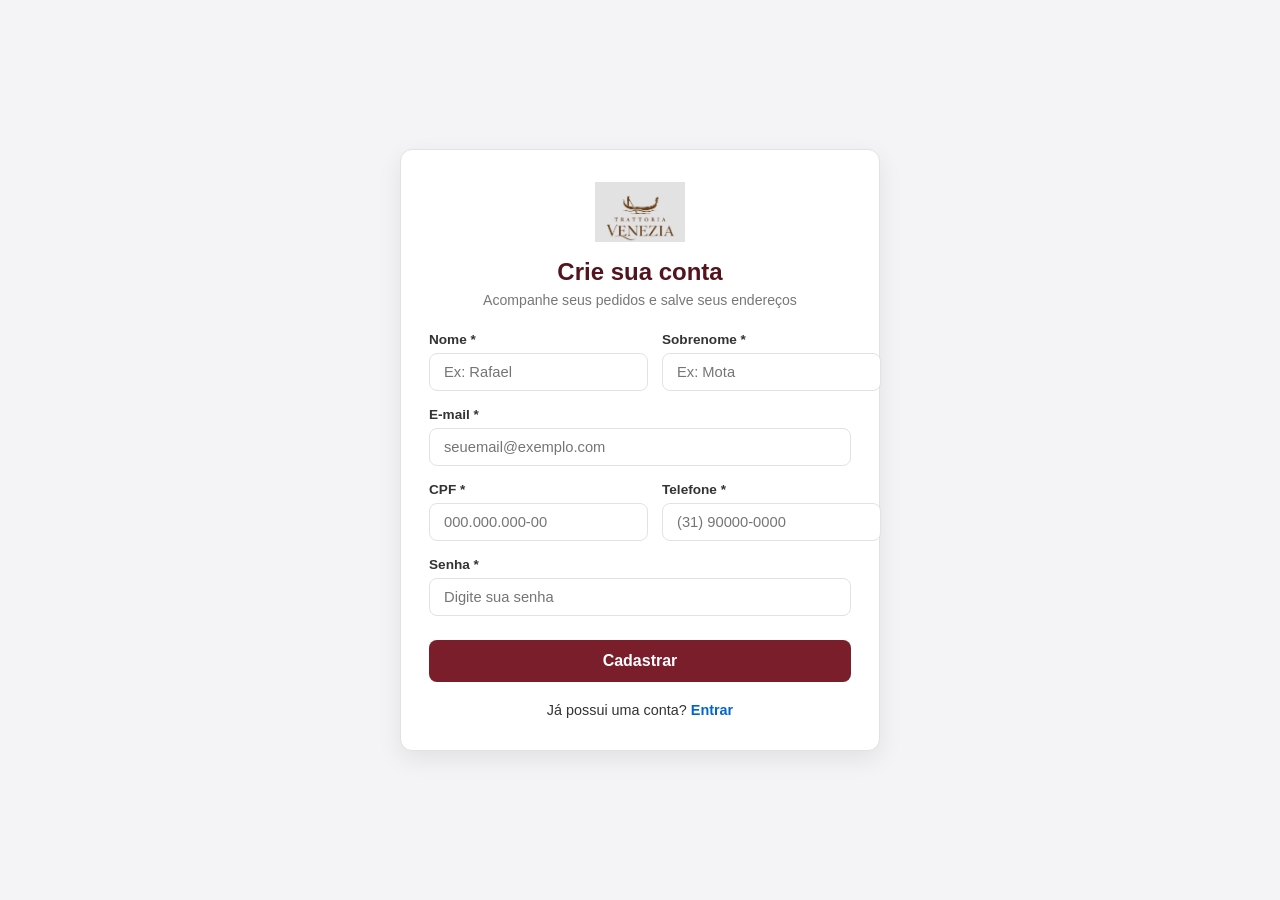
<file: cadastro.html>
<!DOCTYPE html>
<html lang="pt-BR">
<head>
    <meta charset="UTF-8">
    <meta name="viewport" content="width=device-width, initial-scale=1.0">
    <title>Cadastro - Trattoria Venezia</title>
    <link rel="stylesheet" href="style.css">
    <link rel="stylesheet" href="auth.css">
    <link rel="stylesheet" href="https://cdnjs.cloudflare.com/ajax/libs/font-awesome/6.4.0/css/all.min.css">
</head>
<body class="auth-body">

    <div class="auth-card">
        <div class="auth-header">
            <a href="index.html">
                <img src="logo-delivery.png" alt="Trattoria Venezia" class="auth-logo">
            </a>
            <h2>Crie sua conta</h2>
            <p>Acompanhe seus pedidos e salve seus endereços</p>
        </div>

        <div id="authAlert" class="auth-alert hidden"></div>

        <form id="cadastroForm" class="auth-form">
            <div class="form-row">
                <div class="form-group">
                    <label for="nome">Nome *</label>
                    <input type="text" id="nome" required placeholder="Ex: Rafael">
                </div>
                <div class="form-group">
                    <label for="sobrenome">Sobrenome *</label>
                    <input type="text" id="sobrenome" required placeholder="Ex: Mota">
                </div>
            </div>

            <div class="form-group">
                <label for="email">E-mail *</label>
                <input type="email" id="email" required placeholder="seuemail@exemplo.com">
            </div>

            <div class="form-row">
                <div class="form-group">
                    <label for="cpf">CPF *</label>
                    <input type="text" id="cpf" required placeholder="000.000.000-00" maxlength="14">
                </div>
                <div class="form-group">
                    <label for="telefone">Telefone *</label>
                    <input type="tel" id="telefone" required placeholder="(31) 90000-0000" maxlength="15">
                </div>
            </div>

            <div class="form-group">
                <label for="senha">Senha *</label>
                <input type="password" id="senha" required placeholder="Digite sua senha">
            </div>

            <button type="submit" class="btn-auth-submit">Cadastrar</button>
        </form>

        <div class="auth-footer">
            <p>Já possui uma conta? <a href="login.html" class="auth-link-blue">Entrar</a></p>
        </div>
    </div>

    <script src="auth.js"></script>
</body>
</html>
</file>
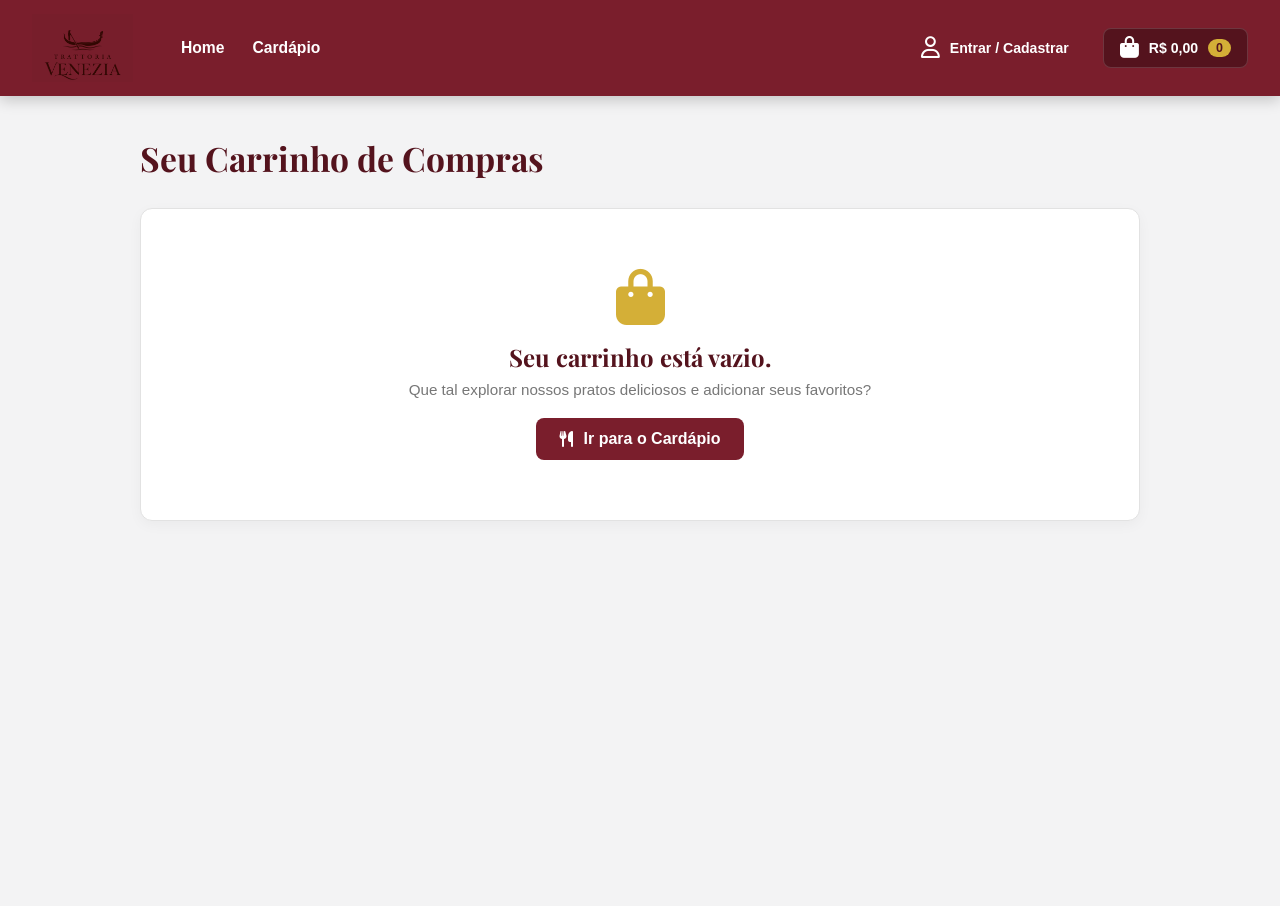
<file: carrinho.html>
<!DOCTYPE html>
<html lang="pt-BR">
<head>
    <meta charset="UTF-8">
    <meta name="viewport" content="width=device-width, initial-scale=1.0">
    <title>Meu Carrinho - Trattoria Venezia</title>
    <link rel="stylesheet" href="style.css">
    <link rel="stylesheet" href="carrinho.css">
    <link rel="stylesheet" href="address.css">
    <link rel="stylesheet" href="https://cdnjs.cloudflare.com/ajax/libs/font-awesome/6.4.0/css/all.min.css">
    <link rel="preconnect" href="https://fonts.googleapis.com">
    <link rel="preconnect" href="https://fonts.gstatic.com" crossorigin>
    <link href="https://fonts.googleapis.com/css2?family=Playfair+Display:ital,wght@0,600;0,700;1,400&display=swap" rel="stylesheet">
</head>
<body>

    <!-- CABEÇALHO PADRÃO -->
    <header class="main-header">
        <div class="header-container">
            <div class="header-logo">
                <a href="index.html">
                    <img src="logo-delivery.png" alt="Trattoria Venezia">
                </a>
            </div>

            <nav class="header-nav">
                <ul>
                    <li><a href="index.html" class="nav-link">Home</a></li>
                    <li><a href="index.html#cardapio" class="nav-link">Cardápio</a></li>
                </ul>
            </nav>

            <div class="header-actions">
                <button class="header-btn" id="userMenuBtn">
                    <i class="fa-regular fa-user"></i>
                    <span class="user-btn-text" id="userBtnLabel">Entrar / Cadastrar</span>
                </button>

                <a href="carrinho.html" class="header-btn cart-btn" style="text-decoration: none;">
                    <div class="cart-info">
                        <i class="fa-solid fa-bag-shopping"></i>
                        <span class="cart-total" id="headerCartTotal">R$ 0,00</span>
                        <span class="cart-badge" id="cartBadge">0</span>
                    </div>
                </a>
            </div>
        </div>
    </header>

    <!-- CONTAINER PRINCIPAL DO CARRINHO -->
    <main class="cart-page-container">
        <div class="cart-content-wrapper">
            <h1 class="cart-page-title">Seu Carrinho de Compras</h1>

            <!-- ESTADO CARRINHO VAZIO -->
            <div id="cartEmptyState" class="cart-empty-card hidden">
                <i class="fa-solid fa-bag-shopping empty-cart-icon"></i>
                <h2>Seu carrinho está vazio.</h2>
                <p>Que tal explorar nossos pratos deliciosos e adicionar seus favoritos?</p>
                <a href="index.html#cardapio" class="btn-continue-shopping mt-16">
                    <i class="fa-solid fa-utensils"></i> Ir para o Cardápio
                </a>
            </div>

            <!-- ESTADO CARRINHO COM ITENS -->
            <div id="cartFilledState" class="cart-filled-layout hidden">
                <div class="cart-items-list" id="cartItemsList">
                    <!-- Os itens serão renderizados via JS -->
                </div>

                <div class="cart-summary-card">
                    <h3 class="summary-title">Resumo do Pedido</h3>
                    
                    <div class="summary-row">
                        <span>Subtotal</span>
                        <span id="cartSubtotalText">R$ 0,00</span>
                    </div>
                    <div class="summary-row total-row">
                        <span>Total</span>
                        <span id="cartTotalText">R$ 0,00</span>
                    </div>

                    <div class="cart-actions-footer">
                        <a href="index.html#cardapio" class="btn-cart-secondary">
                            <i class="fa-solid fa-arrow-left"></i> Continuar Comprando
                        </a>
                        <button type="button" id="btnCheckout" class="btn-cart-primary">
                            Continuar para Compra <i class="fa-solid fa-arrow-right"></i>
                        </button>
                    </div>
                </div>
            </div>
        </div>
    </main>
<!-- MODAL DE SELEÇÃO E CADASTRO DE ENDEREÇOS -->
<div id="addressModal" class="address-modal-overlay hidden">
    <div class="address-modal-card">
        <div class="address-modal-header">
            <h3><i class="fa-solid fa-location-dot" style="color: var(--accent-gold);"></i> Onde você quer receber seu pedido?</h3>
            <button type="button" id="closeAddressModalBtn" class="address-modal-close" title="Fechar">&times;</button>
        </div>

        <div class="address-modal-body">
            <div id="addressAlert" class="address-alert hidden"></div>

            <!-- VISÃO 1: LISTA DE ENDEREÇOS CADASTRADOS -->
            <div id="addressListView" class="address-view">
                <p class="address-guide-text">Selecione o endereço de entrega para este pedido:</p>
                <div id="addressListContainer" class="address-list">
                    <!-- Cards dinâmicos via JS -->
                </div>
                <button type="button" id="btnAddNewAddress" class="btn-address-secondary">
                    <i class="fa-solid fa-plus"></i> Adicionar novo endereço
                </button>
            </div>

            <!-- VISÃO 2: FORMULÁRIO DE CADASTRO/EDIÇÃO DE ENDEREÇO -->
            <div id="addressFormView" class="address-view hidden">
                <p class="address-guide-text" id="addressFormTitle">Informe seu endereço de entrega para encontrarmos a melhor forma de levar nossos pratos até você.</p>
                
                <form id="addressForm" class="address-form">
                    <input type="hidden" id="addrApelido" value="Minha casa">

                    <div class="address-form-group">
                        <label>Identificar endereço como:</label>
                        <div class="address-alias-options">
                            <button type="button" class="alias-chip selected" data-alias="Minha casa">Casa</button>
                            <button type="button" class="alias-chip" data-alias="Trabalho">Trabalho</button>
                            <button type="button" class="alias-chip" data-alias="Outro">Outro</button>
                        </div>
                    </div>

                    <div class="address-form-row">
                        <div class="address-form-group" style="flex: 0.4;">
                            <label for="addrCep">CEP *</label>
                            <input type="text" id="addrCep" required placeholder="00000-000" maxlength="9">
                        </div>
                        <div class="address-form-group" style="flex: 0.6;">
                            <label for="addrRua">Rua / Logradouro *</label>
                            <input type="text" id="addrRua" required placeholder="Ex: Av. Afonso Pena">
                        </div>
                    </div>

                    <div class="address-form-row">
                        <div class="address-form-group" style="flex: 0.35;">
                            <label for="addrNumero">Número *</label>
                            <input type="text" id="addrNumero" required placeholder="Ex: 120">
                        </div>
                        <div class="address-form-group" style="flex: 0.65;">
                            <label for="addrComplemento">Complemento</label>
                            <input type="text" id="addrComplemento" placeholder="Apt 302, Bloco B">
                        </div>
                    </div>

                    <div class="address-form-row">
                        <div class="address-form-group">
                            <label for="addrBairro">Bairro *</label>
                            <input type="text" id="addrBairro" required placeholder="Ex: Centro">
                        </div>
                    </div>

                    <div class="address-form-row">
                        <div class="address-form-group" style="flex: 0.7;">
                            <label for="addrCidade">Cidade *</label>
                            <input type="text" id="addrCidade" required placeholder="Ex: Belo Horizonte">
                        </div>
                        <div class="address-form-group" style="flex: 0.3;">
                            <label for="addrUF">UF *</label>
                            <input type="text" id="addrUF" required placeholder="MG" maxlength="2" style="text-transform: uppercase;">
                        </div>
                    </div>

                    <div class="address-form-group">
                        <label for="addrReferencia">Ponto de referência</label>
                        <input type="text" id="addrReferencia" placeholder="Ex: Próximo à praça principal">
                    </div>

                    <button type="submit" class="btn-address-submit">Salvar endereço</button>
                    <button type="button" id="btnBackToAddressList" class="btn-address-secondary" style="margin-top: 4px;">Voltar para lista</button>
                </form>
            </div>
        </div>
    </div>
</div>
    <script src="script.js"></script>
    <script src="carrinho.js"></script>
    <script src="address.js"></script>
</body>
</html>
</file>
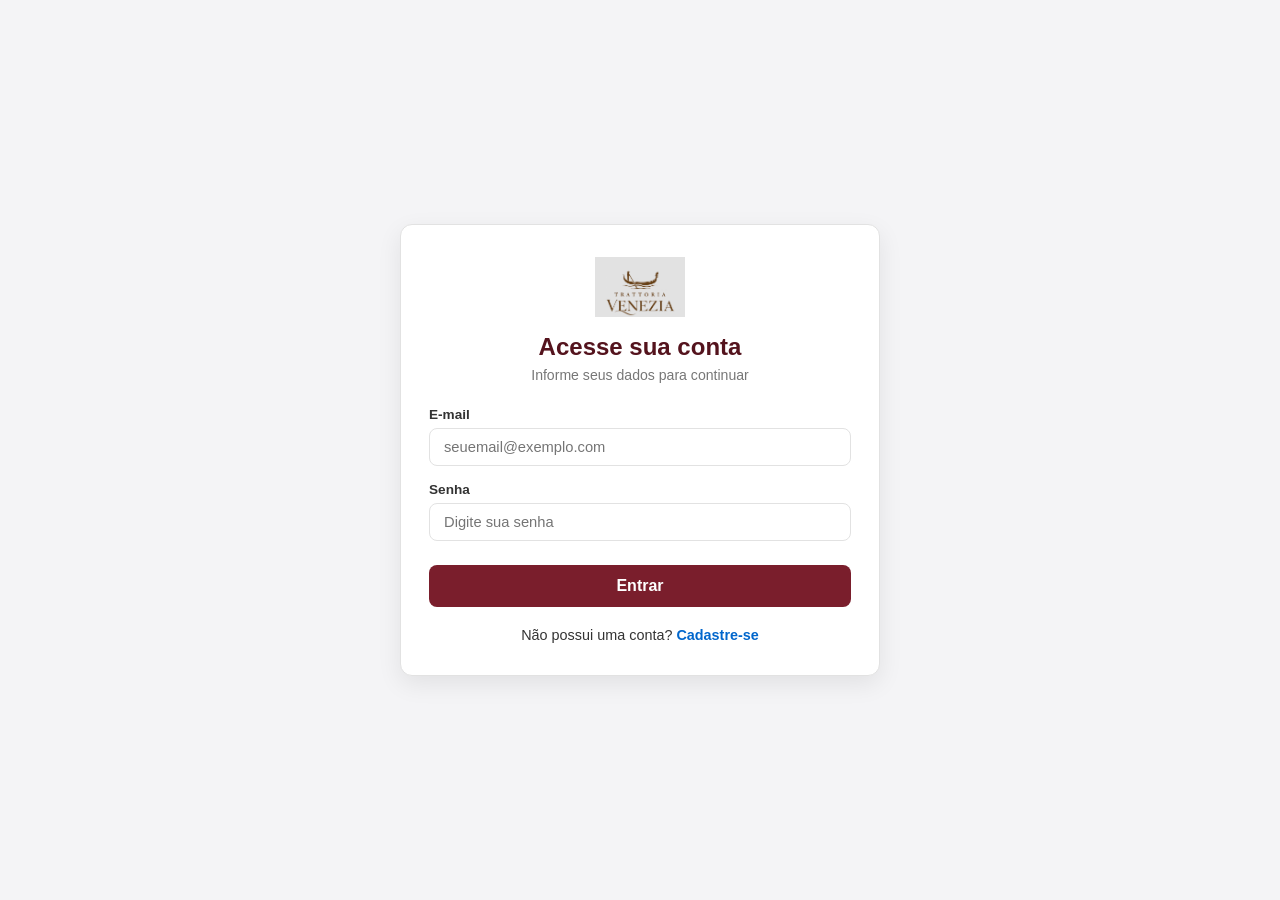
<file: finalizar-pedido.html>
<!DOCTYPE html>
<html lang="pt-BR">
<head>
    <meta charset="UTF-8">
    <meta name="viewport" content="width=device-width, initial-scale=1.0">
    <title>Finalização do Pedido - Trattoria Venezia</title>
    <link rel="stylesheet" href="style.css">
    <link rel="stylesheet" href="carrinho.css">
    <link rel="stylesheet" href="address.css">
    <link rel="stylesheet" href="checkout.css">
    <link rel="stylesheet" href="https://cdnjs.cloudflare.com/ajax/libs/font-awesome/6.4.0/css/all.min.css">
    <link rel="preconnect" href="https://fonts.googleapis.com">
    <link rel="preconnect" href="https://fonts.gstatic.com" crossorigin>
    <link href="https://fonts.googleapis.com/css2?family=Playfair+Display:ital,wght@0,600;0,700;1,400&display=swap" rel="stylesheet">
</head>
<body>

    <!-- CABEÇALHO PADRÃO -->
    <header class="main-header">
        <div class="header-container">
            <div class="header-logo">
                <a href="index.html">
                    <img src="logo-delivery.png" alt="Trattoria Venezia">
                </a>
            </div>

            <nav class="header-nav">
                <ul>
                    <li><a href="index.html" class="nav-link">Home</a></li>
                    <li><a href="index.html#cardapio" class="nav-link">Cardápio</a></li>
                </ul>
            </nav>

            <div class="header-address">
                <i class="fa-solid fa-location-dot address-icon"></i>
                <div class="address-info">
                    <span class="address-label">ENTREGAR EM:</span>
                    <span class="address-value">Informe seu endereço</span>
                </div>
                <i class="fa-solid fa-chevron-down address-arrow"></i>
            </div>

            <div class="header-actions">
                <button class="header-btn" id="userMenuBtn">
                    <i class="fa-regular fa-user"></i>
                    <span class="user-btn-text" id="userBtnLabel">Entrar / Cadastrar</span>
                </button>

                <a href="carrinho.html" class="header-btn cart-btn" style="text-decoration: none;">
                    <div class="cart-info">
                        <i class="fa-solid fa-bag-shopping"></i>
                        <span class="cart-total" id="headerCartTotal">R$ 0,00</span>
                        <span class="cart-badge" id="cartBadge">0</span>
                    </div>
                </a>
            </div>
        </div>
    </header>

    <!-- CONTEÚDO PRINCIPAL DE FINALIZAÇÃO -->
    <main class="checkout-page-container">
        <div class="checkout-content-wrapper">
            <h1 class="checkout-page-title">Finalização do Pedido</h1>
            <p class="checkout-page-subtitle">Confira os detalhes do seu pedido e escolha como deseja realizar o pagamento.</p>

            <div id="checkoutAlert" class="checkout-alert hidden"></div>

            <div class="checkout-grid-layout">
                <!-- COLUNA DA ESQUERDA: RESUMO DOS PRODUTOS & PAGAMENTO -->
                <div class="checkout-main-section">
                    
                    <!-- RESUMO DOS PRODUTOS -->
                    <div class="checkout-card">
                        <h2 class="checkout-section-title">
                            <i class="fa-solid fa-utensils"></i> Resumo do seu pedido
                        </h2>
                        
                        <div class="summary-table-wrapper">
                            <table class="checkout-summary-table">
                                <thead>
                                    <tr>
                                        <th>Produto</th>
                                        <th class="text-center">Quantidade</th>
                                    </tr>
                                </thead>
                                <tbody id="checkoutProductsTbody">
                                    <!-- Renderizado via JS -->
                                </tbody>
                            </table>
                        </div>
                    </div>

                    <!-- FORMAS DE PAGAMENTO -->
                    <div class="checkout-card mt-24">
                        <h2 class="checkout-section-title">
                            <i class="fa-solid fa-wallet"></i> Como deseja pagar?
                        </h2>

                        <div class="payment-methods-grid">
                            <!-- Opção 1: Pagar na Entrega -->
                            <div class="payment-option-card" data-payment="pagar_na_entrega">
                                <div class="payment-radio-indicator"></div>
                                <div class="payment-icon"><i class="fa-solid fa-hand-holding-dollar"></i></div>
                                <div class="payment-info">
                                    <span class="payment-title">Pagar na entrega</span>
                                    <span class="payment-desc">Pague quando seu pedido chegar.</span>
                                </div>
                            </div>

                            <!-- Opção 2: Pix -->
                            <div class="payment-option-card" data-payment="pix">
                                <div class="payment-radio-indicator"></div>
                                <div class="payment-icon"><i class="fa-brands fa-pix"></i></div>
                                <div class="payment-info">
                                    <span class="payment-title">Pix</span>
                                    <span class="payment-desc">Pagamento por transferência instantânea.</span>
                                </div>
                            </div>

                            <!-- Opção 3: Cartão -->
                            <div class="payment-option-card" data-payment="cartao">
                                <div class="payment-radio-indicator"></div>
                                <div class="payment-icon"><i class="fa-regular fa-credit-card"></i></div>
                                <div class="payment-info">
                                    <span class="payment-title">Cartão</span>
                                    <span class="payment-desc">Pagamento com cartão.</span>
                                </div>
                            </div>
                        </div>
                    </div>

                </div>

                <!-- COLUNA DA DIREITA: RESUMO TOTAL & ENDEREÇO -->
                <div class="checkout-sidebar-section">
                    
                    <!-- ENDEREÇO SELECIONADO -->
                    <div class="checkout-card">
                        <h3 class="sidebar-card-title"><i class="fa-solid fa-location-dot"></i> Endereço de Entrega</h3>
                        <div id="checkoutAddressBox" class="checkout-address-preview">
                            <!-- Preenchido via JS -->
                        </div>
                    </div>

                    <!-- VALORES E AÇÕES -->
                    <div class="checkout-card mt-24">
                        <h3 class="sidebar-card-title"><i class="fa-solid fa-receipt"></i> Total do Pedido</h3>
                        
                        <div class="summary-row">
                            <span>Subtotal</span>
                            <span id="checkoutSubtotal">R$ 0,00</span>
                        </div>
                        <div class="summary-row">
                            <span>Frete</span>
                            <span id="checkoutFrete">R$ 0,00</span>
                        </div>
                        <div class="summary-row total-row">
                            <span>Total</span>
                            <span id="checkoutTotal">R$ 0,00</span>
                        </div>

                        <div class="checkout-actions">
                            <button type="button" id="btnSubmitOrder" class="btn-checkout-primary">
                                Concluir Pagamento <i class="fa-solid fa-check"></i>
                            </button>
                            <a href="carrinho.html" class="btn-checkout-secondary">
                                <i class="fa-solid fa-arrow-left"></i> Voltar ao Carrinho
                            </a>
                        </div>
                    </div>

                </div>
            </div>
        </div>
    </main>

    <!-- MODAL DE ENDEREÇO DE SUPORTE -->
    <div id="addressModal" class="address-modal-overlay hidden">
        <div class="address-modal-card">
            <div class="address-modal-header">
                <h3><i class="fa-solid fa-location-dot" style="color: var(--accent-gold);"></i> Onde você quer receber seu pedido?</h3>
                <button type="button" id="closeAddressModalBtn" class="address-modal-close">&times;</button>
            </div>
            <div class="address-modal-body">
                <div id="addressAlert" class="address-alert hidden"></div>
                <div id="addressListView" class="address-view">
                    <p class="address-guide-text">Selecione o endereço de entrega para este pedido:</p>
                    <div id="addressListContainer" class="address-list"></div>
                    <button type="button" id="btnAddNewAddress" class="btn-address-secondary"><i class="fa-solid fa-plus"></i> Adicionar novo endereço</button>
                </div>
                <div id="addressFormView" class="address-view hidden">
                    <form id="addressForm" class="address-form">
                        <input type="hidden" id="addrApelido" value="Minha casa">
                        <div class="address-form-group">
                            <label>Identificar como:</label>
                            <div class="address-alias-options">
                                <button type="button" class="alias-chip selected" data-alias="Minha casa">Casa</button>
                                <button type="button" class="alias-chip" data-alias="Trabalho">Trabalho</button>
                                <button type="button" class="alias-chip" data-alias="Outro">Outro</button>
                            </div>
                        </div>
                        <div class="address-form-row">
                            <div class="address-form-group" style="flex: 0.4;"><label>CEP *</label><input type="text" id="addrCep" required placeholder="00000-000"></div>
                            <div class="address-form-group" style="flex: 0.6;"><label>Rua *</label><input type="text" id="addrRua" required placeholder="Rua..."></div>
                        </div>
                        <div class="address-form-row">
                            <div class="address-form-group" style="flex: 0.35;"><label>Número *</label><input type="text" id="addrNumero" required placeholder="120"></div>
                            <div class="address-form-group" style="flex: 0.65;"><label>Complemento</label><input type="text" id="addrComplemento" placeholder="Apt..."></div>
                        </div>
                        <div class="address-form-row"><div class="address-form-group"><label>Bairro *</label><input type="text" id="addrBairro" required placeholder="Bairro..."></div></div>
                        <div class="address-form-row">
                            <div class="address-form-group" style="flex: 0.7;"><label>Cidade *</label><input type="text" id="addrCidade" required placeholder="Cidade..."></div>
                            <div class="address-form-group" style="flex: 0.3;"><label>UF *</label><input type="text" id="addrUF" required placeholder="MG"></div>
                        </div>
                        <button type="submit" class="btn-address-submit">Salvar endereço</button>
                        <button type="button" id="btnBackToAddressList" class="btn-address-secondary" style="margin-top: 4px;">Voltar para lista</button>
                    </form>
                </div>
            </div>
        </div>
    </div>

    <script src="script.js"></script>
    <script src="address.js"></script>
    <script src="checkout.js"></script>
</body>
</html>
</file>
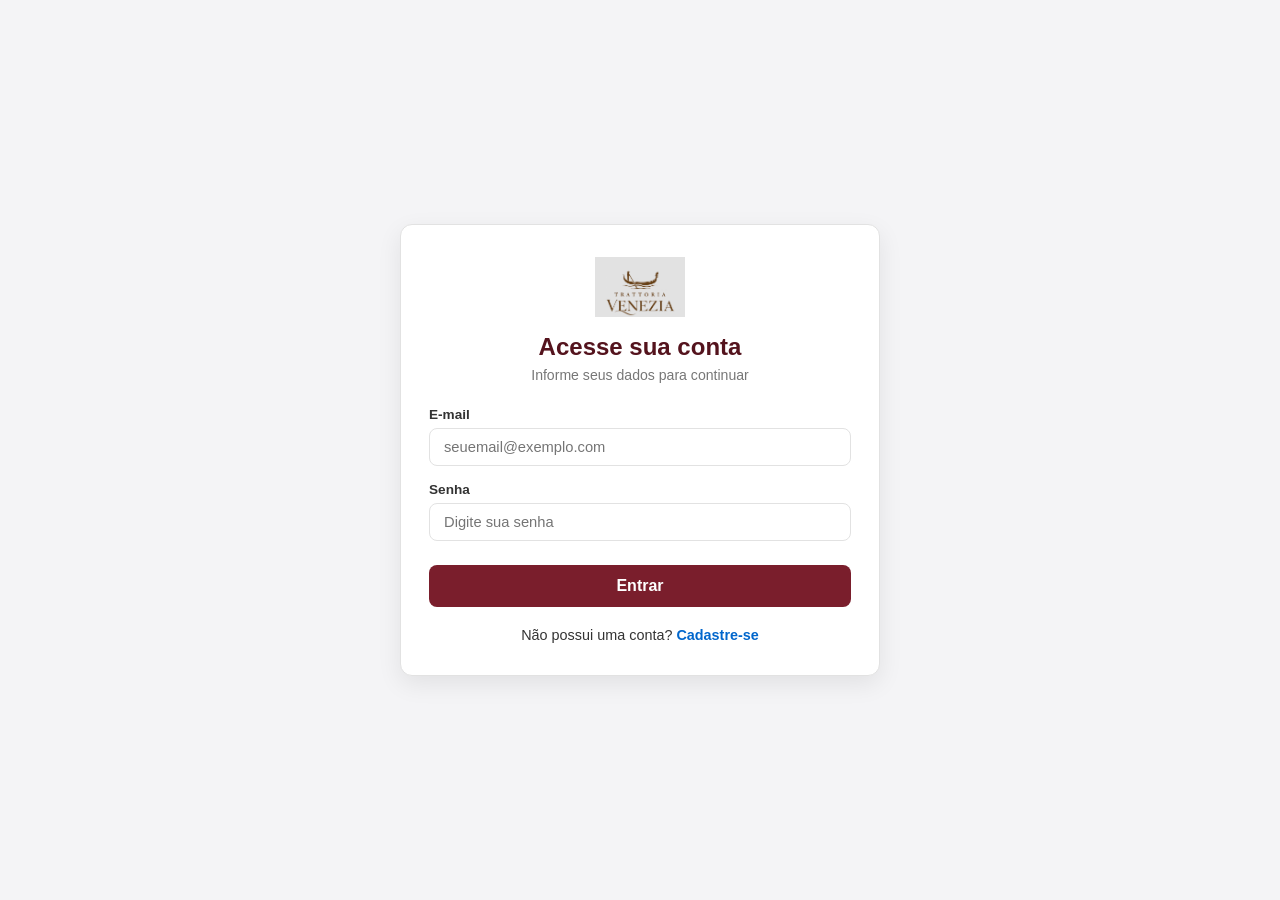
<file: login.html>
<!DOCTYPE html>
<html lang="pt-BR">
<head>
    <meta charset="UTF-8">
    <meta name="viewport" content="width=device-width, initial-scale=1.0">
    <title>Login - Trattoria Venezia</title>
    <link rel="stylesheet" href="style.css">
    <link rel="stylesheet" href="auth.css">
    <link rel="stylesheet" href="https://cdnjs.cloudflare.com/ajax/libs/font-awesome/6.4.0/css/all.min.css">
</head>
<body class="auth-body">

    <div class="auth-card">
        <div class="auth-header">
            <a href="index.html">
                <img src="logo-delivery.png" alt="Trattoria Venezia" class="auth-logo">
            </a>
            <h2>Acesse sua conta</h2>
            <p>Informe seus dados para continuar</p>
        </div>

        <div id="authAlert" class="auth-alert hidden"></div>

        <form id="loginForm" class="auth-form">
            <div class="form-group">
                <label for="loginEmail">E-mail</label>
                <input type="email" id="loginEmail" required placeholder="seuemail@exemplo.com">
            </div>

            <div class="form-group">
                <label for="loginSenha">Senha</label>
                <input type="password" id="loginSenha" required placeholder="Digite sua senha">
            </div>

            <button type="submit" class="btn-auth-submit">Entrar</button>
        </form>

        <div class="auth-footer">
            <p>Não possui uma conta? <a href="cadastro.html" class="auth-link-blue">Cadastre-se</a></p>
        </div>
    </div>

    <script src="auth.js"></script>
</body>
</html>
</file>
<file: style.css>
/* reset padrão*/
* {
    margin: 0;
    padding: 0;
    box-sizing: border-box;
    font-family: 'Segoe UI', Tahoma, Geneva, Verdana, sans-serif;
}

body {
    background-color: #f8f9fa; 
}

/*variavel das cores */
:root {
    --primary-wine: #7A1E2C;
    --dark-wine: #54131D;
    --accent-gold: #D4AF37;
    --text-white: #FFFFFF;
    --text-dark: #333333;
    --text-muted: #777777;
    --bg-light-gray: #F3F3F4;
    --border-color: #E2E2E2;
}


.main-header {
    width: 100%;
    background-color: var(--primary-wine);
    box-shadow: 0 4px 14px rgba(0, 0, 0, 0.2);
    position: sticky;
    top: 0;
    z-index: 1000;
}


.header-container {
    width: 100%;
    max-width: 1600px; /* expandir o cabeçalho pela tela */
    margin: 0 auto;
    padding: 14px 32px; /* altura um pouco maior para dar espaço a logo */
    display: flex;
    align-items: center;
    justify-content: space-between;
    gap: 40px; /* espaçamento entre os blocos principais  */
}


.header-logo {
    display: flex;
    align-items: center;
    margin-right: 8px; /* afasta a logo */
}

.header-logo img {
    height: 68px; /* logo maior */
    width: auto;
    display: block;
    object-fit: contain;
    
    /* se a imagem for PNG ou JPG com fundo branco o fundo sera visualmente removido */
    mix-blend-mode: multiply; 
    filter: contrast(110%) brightness(105%); 
    
    transition: transform 0.2s ease;
}

.header-logo a:hover img {
    transform: scale(1.03);
}

.header-nav {
    margin-right: auto; /* empurra os links para ficarem juntos a logo */
}

.header-nav ul {
    display: flex;
    list-style: none;
    gap: 28px; /* espaçar os textos  */
    align-items: center;
}

.nav-link {
    color: var(--text-white);
    text-decoration: none;
    font-size: 0.98rem;
    font-weight: 600;
    padding: 6px 0;
    position: relative;
    white-space: nowrap;
    transition: color 0.2s ease;
}

.header-nav {
    margin-right: auto;
}

.header-nav ul {
    display: flex;
    list-style: none;
    gap: 28px;
    align-items: center;
}


.nav-link {
    color: var(--text-white);
    text-decoration: none;
    font-size: 0.98rem;
    font-weight: 600;
    padding: 6px 0;
    white-space: nowrap;
    transition: color 0.3s ease;
}

/* hover para ficar dourado as atribuições ao passar o mouse  */
.nav-link:hover {
    color: var(--accent-gold);
}
.header-search {
    flex: 1;
    max-width: 440px;
    display: flex;
    align-items: center;
    background-color: var(--bg-light-gray);
    border-radius: 8px;
    padding: 10px 16px;
    transition: background-color 0.3s ease, box-shadow 0.2s ease;
    margin: 0 12px;
}

.header-search:focus-within {
    background-color: #ffffff;
    box-shadow: 0 0 0 2px var(--accent-gold);
}

.search-icon {
    color: var(--primary-wine);
    margin-right: 12px;
    font-size: 1.05rem;
}

.header-search input {
    border: none;
    background: transparent;
    outline: none;
    width: 100%;
    font-size: 0.92rem;
    color: var(--text-dark);
}

.header-search input::placeholder {
    color: var(--text-muted);
}


.header-address {
    display: flex;
    align-items: center;
    gap: 12px;
    background-color: rgba(255, 255, 255, 0.12);
    padding: 8px 16px;
    border-radius: 8px;
    cursor: pointer;
    transition: background-color 0.2s ease;
    max-width: 240px;
    margin-left: 16px; /* afastar da barra de pesquisa  */
}

.header-address:hover {
    background-color: rgba(255, 255, 255, 0.22);
}

.address-icon {
    color: var(--accent-gold);
    font-size: 1.15rem;
}

.address-info {
    display: flex;
    flex-direction: column;
    overflow: hidden;
}

.address-label {
    font-size: 0.68rem;
    color: rgba(255, 255, 255, 0.75);
    text-transform: uppercase;
    letter-spacing: 0.5px;
}

.address-value {
    font-size: 0.88rem;
    color: var(--text-white);
    font-weight: 600;
    white-space: nowrap;
    overflow: hidden;
    text-overflow: ellipsis;
}

.address-arrow {
    color: var(--text-white);
    font-size: 0.75rem;
    margin-left: 2px;
}

.header-actions {
    display: flex;
    align-items: center;
    gap: 20px; /* distanciar o usuario do carrinho */
    margin-left: 8px;
}

.header-btn {
    background: transparent;
    border: none;
    color: var(--text-white) !important;
    cursor: pointer;
    display: flex;
    align-items: center;
    gap: 10px;
    padding: 8px 14px;
    border-radius: 8px;
    transition: background-color 0.2s ease, transform 0.1s ease;
}

.header-btn:hover {
    background-color: rgba(255, 255, 255, 0.15);
}

.header-btn i {
    font-size: 1.35rem;
}

.user-btn-text {
    font-size: 0.88rem;
    font-weight: 600;
    white-space: nowrap;
    color: var(--text-white) !important;
}

/* botão do carrinho */
.cart-btn {
    background-color: var(--dark-wine);
    border: 1px solid rgba(255, 255, 255, 0.15);
    padding: 8px 16px;
}

.cart-btn:hover {
    background-color: #410d15;
}

.cart-info {
    display: flex;
    align-items: center;
    gap: 10px;
}

.cart-total {
    font-size: 0.88rem;
    font-weight: 700;
}

.cart-badge {
    background-color: var(--accent-gold);
    color: var(--dark-wine);
    font-size: 0.78rem;
    font-weight: 800;
    padding: 2px 8px;
    border-radius: 12px;
}

/* ajustes a respeito da responsividade */
@media (max-width: 1200px) {
    .header-container {
        padding: 12px 16px;
        gap: 16px;
    }
    .header-nav ul {
        gap: 16px;
    }
    .header-address {
        margin-left: 0;
    }
}

@media (max-width: 992px) {
    .header-container {
        flex-wrap: wrap;
    }
    .header-search {
        order: 5;
        max-width: 100%;
        width: 100%;
        margin: 8px 0 0 0;
    }
}

.user-account-wrapper a,
.user-account-wrapper button {
    color: var(--text-white) !important;
    text-decoration: none;
}

.hero-welcome {
    width: 100%;
    background-color: var(--bg-light-gray);
    border-bottom: 1px solid var(--border-color);
    padding: 48px 20px;
    text-align: center;
}

.hero-container {
    max-width: 900px;
    margin: 0 auto;
    display: flex;
    flex-direction: column;
    align-items: center;
    gap: 24px;
}

.welcome-title {
    font-family: 'Playfair Display', Georgia, 'Times New Roman', serif;
    font-size: 2.3rem;
    font-weight: 700;
    color: var(--dark-wine);
    line-height: 1.25;
    letter-spacing: -0.2px;
}


.btn-explore-menu {
    display: inline-flex;
    align-items: center;
    justify-content: center;
    gap: 12px;
    background-color: var(--accent-gold);
    color: var(--dark-wine);
    text-decoration: none;
    font-weight: 700;
    font-size: 0.98rem;
    padding: 12px 24px;
    border-radius: 6px;
    box-shadow: 0 2px 6px rgba(0, 0, 0, 0.08);
    transition: background-color 0.25s ease, transform 0.2s ease, box-shadow 0.25s ease;
}

.explore-arrow {
    color: #000000; /* setinha na cor preta */
    font-size: 0.9rem;
    transition: transform 0.2s ease;
}

.btn-explore-menu:hover {
    background-color: #c4a02f; 
    transform: translateY(-1px);
    box-shadow: 0 4px 10px rgba(0, 0, 0, 0.12);
}

.btn-explore-menu:hover .explore-arrow {
    transform: translateX(3px);
}

/* ajustar responsividade */
@media (max-width: 768px) {
    .hero-welcome {
        padding: 36px 16px;
    }

    .welcome-title {
        font-size: 1.8rem;
    }

    .btn-explore-menu {
        font-size: 0.92rem;
        padding: 10px 20px;
    }
}

@media (max-width: 480px) {
    .welcome-title {
        font-size: 1.5rem;
    }
}

.most-requested {
    width: 100%;
    padding: 40px 20px;
    background-color: #f8f9fa;
}

.section-container {
    max-width: 1200px;
    margin: 0 auto;
}


.section-title {
    font-family: 'Playfair Display', Georgia, serif;
    font-size: 1.8rem;
    font-weight: 700;
    color: var(--dark-wine);
    margin-bottom: 24px;
    text-align: left;
}


.products-grid {
    display: grid;
    grid-template-columns: repeat(2, 1fr);
    gap: 28px;
}

.product-card {
    background-color: #ffffff;
    border: 1px solid var(--border-color);
    border-radius: 12px;
    overflow: hidden;
    cursor: pointer;
    display: flex;
    flex-direction: column;
    box-shadow: 0 4px 12px rgba(0, 0, 0, 0.04);
    transition: transform 0.25s ease, box-shadow 0.25s ease, border-color 0.25s ease;
}

.product-card:hover {
    transform: translateY(-4px);
    box-shadow: 0 8px 24px rgba(0, 0, 0, 0.1);
    border-color: rgba(122, 30, 44, 0.2);
}

.product-image-wrapper {
    width: 100%;
    height: 240px;
    overflow: hidden;
    background-color: var(--bg-light-gray);
}

.product-image {
    width: 100%;
    height: 100%;
    object-fit: cover;
    transition: transform 0.4s ease;
}

.product-card:hover .product-image {
    transform: scale(1.04);
}

.product-info {
    padding: 18px 20px;
    display: flex;
    flex-direction: column;
    gap: 14px;
    flex: 1;
    justify-content: space-between;
}

.product-name {
    font-size: 1.15rem;
    font-weight: 700;
    color: var(--text-dark);
}

.product-action {
    align-self: flex-end;
    display: flex;
    align-items: center;
    gap: 8px;
    color: var(--primary-wine);
    font-size: 0.88rem;
    font-weight: 700;
    transition: color 0.2s ease;
}

.action-arrow {
    color: #000000;
    font-size: 0.82rem;
    transition: transform 0.2s ease;
}

.product-card:hover .action-arrow {
    transform: translateX(3px);
}



.product-modal-overlay {
    position: fixed;
    top: 0;
    left: 0;
    width: 100%;
    height: 100%;
    background-color: rgba(0, 0, 0, 0.65);
    backdrop-filter: blur(3px);
    display: flex;
    align-items: center;
    justify-content: center;
    z-index: 2000;
    padding: 20px;
    opacity: 1;
    transition: opacity 0.25s ease;
}

.product-modal-overlay.hidden {
    display: none;
    opacity: 0;
    pointer-events: none;
}

.product-modal-card {
    background-color: #ffffff;
    border-radius: 14px;
    width: 100%;
    max-width: 580px;
    position: relative;
    overflow: hidden;
    box-shadow: 0 16px 40px rgba(0, 0, 0, 0.25);
    animation: modalSlideUp 0.3s cubic-bezier(0.16, 1, 0.3, 1);
}

@keyframes modalSlideUp {
    from {
        opacity: 0;
        transform: translateY(20px) scale(0.97);
    }
    to {
        opacity: 1;
        transform: translateY(0) scale(1);
    }
}

.modal-close-btn {
    position: absolute;
    top: 12px;
    right: 14px;
    background: rgba(255, 255, 255, 0.85);
    border: none;
    width: 34px;
    height: 34px;
    border-radius: 50%;
    font-size: 1.4rem;
    line-height: 1;
    color: var(--text-dark);
    cursor: pointer;
    z-index: 10;
    display: flex;
    align-items: center;
    justify-content: center;
    box-shadow: 0 2px 6px rgba(0,0,0,0.15);
    transition: background-color 0.2s ease, transform 0.1s ease;
}

.modal-close-btn:hover {
    background-color: #ffffff;
    transform: scale(1.08);
}

.modal-gallery {
    position: relative;
    width: 100%;
    height: 320px;
    background-color: var(--bg-light-gray);
}

.gallery-current-img {
    width: 100%;
    height: 100%;
    object-fit: cover;
    display: block;
}

.gallery-nav {
    position: absolute;
    top: 50%;
    transform: translateY(-50%);
    background: rgba(255, 255, 255, 0.9);
    border: none;
    width: 38px;
    height: 38px;
    border-radius: 50%;
    color: #000000;
    font-size: 0.95rem;
    cursor: pointer;
    display: flex;
    align-items: center;
    justify-content: center;
    box-shadow: 0 2px 8px rgba(0,0,0,0.2);
    transition: background-color 0.2s ease, transform 0.2s ease;
    z-index: 5;
}

.gallery-nav:hover {
    background: #ffffff;
    transform: translateY(-50%) scale(1.08);
}

.gallery-nav.prev {
    left: 14px;
}

.gallery-nav.next {
    right: 14px;
}

.gallery-dots {
    position: absolute;
    bottom: 12px;
    left: 50%;
    transform: translateX(-50%);
    display: flex;
    gap: 8px;
    z-index: 5;
}

.gallery-dot {
    width: 8px;
    height: 8px;
    border-radius: 50%;
    background-color: rgba(255, 255, 255, 0.6);
    transition: background-color 0.2s ease, transform 0.2s ease;
}

.gallery-dot.active {
    background-color: #ffffff;
    transform: scale(1.25);
}

.modal-content {
    padding: 24px;
    display: flex;
    flex-direction: column;
    gap: 12px;
}

.modal-product-title {
    font-family: 'Playfair Display', Georgia, serif;
    font-size: 1.5rem;
    font-weight: 700;
    color: var(--dark-wine);
}

.modal-product-description {
    font-size: 0.92rem;
    color: var(--text-dark);
    line-height: 1.5;
}

.modal-footer {
    display: flex;
    justify-content: flex-end;
    margin-top: 12px;
}

/* botão adicionar */
.btn-modal-add-cart {
    display: inline-flex;
    align-items: center;
    gap: 10px;
    background-color: var(--primary-wine);
    color: var(--text-white);
    border: none;
    padding: 10px 18px;
    border-radius: 8px;
    font-size: 0.92rem;
    font-weight: 700;
    cursor: pointer;
    transition: background-color 0.2s ease, transform 0.1s ease;
}

.btn-modal-add-cart:hover {
    background-color: var(--dark-wine);
    transform: translateY(-1px);
}

.modal-btn-arrow {
    color: #000000;
    font-size: 0.85rem;
}


@media (max-width: 768px) {
    .products-grid {
        grid-template-columns: 1fr;
        gap: 20px;
    }

    .product-image-wrapper {
        height: 200px;
    }

    .modal-gallery {
        height: 240px;
    }

    .modal-product-title {
        font-size: 1.3rem;
    }
}

.menu-section {
    width: 100%;
    padding: 20px 20px 60px 20px;
    background-color: #f8f9fa;
}

/* grid para o mais pedidos */
.products-grid-two {
    display: grid;
    grid-template-columns: repeat(2, 1fr);
    gap: 28px;
}

/* grid para o nosso cardapio*/
.products-grid-three {
    display: grid;
    grid-template-columns: repeat(3, 1fr);
    gap: 28px;
}

/* ajuste de responsividade */
@media (max-width: 992px) {
    .products-grid-three {
        grid-template-columns: repeat(2, 1fr); /* 2 colunas no tablet */
        gap: 20px;
    }
}

@media (max-width: 768px) {
    .products-grid-two {
        grid-template-columns: 1fr;
        gap: 20px;
    }
    
    .products-grid-three {
        grid-template-columns: 1fr; /* 1 coluna no celular */
        gap: 20px;
    }
}

.product-footer {
    display: flex;
    align-items: center;
    justify-content: space-between;
    gap: 12px;
    margin-top: auto;
    width: 100%;
}

.product-price {
    font-size: 1.05rem;
    font-weight: 700;
    color: var(--text-dark);
}

.product-action {
    align-self: initial;
}


/* grid para bebidas e sobremesas */
.products-grid-four {
    display: grid;
    grid-template-columns: repeat(4, 1fr);
    gap: 24px;
}

.modal-product-price {
    font-size: 1.25rem;
    font-weight: 700;
    color: var(--dark-wine);
}

.modal-footer {
    display: flex;
    align-items: center;
    justify-content: space-between;
    margin-top: 16px;
}

@media (max-width: 1200px) {
    .products-grid-four {
        grid-template-columns: repeat(2, 1fr);
        gap: 20px;
    }
}

@media (max-width: 768px) {
    .products-grid-four {
        grid-template-columns: 1fr;
        gap: 20px;
    }
}


.no-results-message {
    width: 100%;
    max-width: 1200px;
    margin: 40px auto;
    padding: 0 20px;
    display: flex;
    justify-content: center;
}

.no-results-message.hidden {
    display: none !important;
}

.no-results-content {
    background-color: #ffffff;
    border: 2px dashed var(--accent-gold);
    border-radius: 12px;
    padding: 40px 24px;
    text-align: center;
    max-width: 500px;
    width: 100%;
    box-shadow: 0 4px 12px rgba(0, 0, 0, 0.05);
}

.no-results-icon {
    font-size: 2.5rem;
    color: var(--primary-wine);
    margin-bottom: 16px;
}

.no-results-content p {
    font-family: 'Playfair Display', Georgia, serif;
    font-size: 1.15rem;
    font-weight: 600;
    color: var(--dark-wine);
    line-height: 1.4;
}
</file>
<file: auth.css>
.auth-body {
    background-color: #f4f4f6;
    display: flex;
    align-items: center;
    justify-content: center;
    min-height: 100vh;
    padding: 20px;
}

.auth-card {
    background-color: #ffffff;
    border: 1px solid var(--border-color);
    border-radius: 12px;
    width: 100%;
    max-width: 480px;
    padding: 32px 28px;
    box-shadow: 0 8px 24px rgba(0, 0, 0, 0.08);
}

.auth-header {
    text-align: center;
    margin-bottom: 24px;
}

.auth-logo {
    height: 60px;
    margin-bottom: 12px;
    mix-blend-mode: multiply;
}

.auth-header h2 {
    color: var(--dark-wine);
    font-size: 1.5rem;
    margin-bottom: 6px;
}

.auth-header p {
    color: var(--text-muted);
    font-size: 0.88rem;
}

.auth-form {
    display: flex;
    flex-direction: column;
    gap: 16px;
}

.form-row {
    display: flex;
    gap: 14px;
}

.form-group {
    display: flex;
    flex-direction: column;
    gap: 6px;
    flex: 1;
}

.form-group label {
    font-size: 0.85rem;
    font-weight: 600;
    color: var(--text-dark);
}

.form-group input {
    padding: 10px 14px;
    border: 1px solid var(--border-color);
    border-radius: 8px;
    font-size: 0.92rem;
    outline: none;
    transition: border-color 0.2s;
}

.form-group input:focus {
    border-color: var(--primary-wine);
}

.btn-auth-submit {
    background-color: var(--primary-wine);
    color: var(--text-white);
    border: none;
    padding: 12px;
    border-radius: 8px;
    font-size: 1rem;
    font-weight: 700;
    cursor: pointer;
    margin-top: 8px;
    transition: background-color 0.2s;
}

.btn-auth-submit:hover {
    background-color: var(--dark-wine);
}

.auth-footer {
    text-align: center;
    margin-top: 20px;
    font-size: 0.9rem;
    color: var(--text-dark);
}

.auth-link-blue {
    color: #0066cc;
    text-decoration: none;
    font-weight: 600;
}

.auth-link-blue:hover {
    text-decoration: underline;
}

.auth-alert {
    padding: 10px 14px;
    border-radius: 6px;
    font-size: 0.88rem;
    margin-bottom: 16px;
    text-align: center;
}

.auth-alert.error {
    background-color: #fde8e8;
    color: #c81e1e;
    border: 1px solid #f8b4b4;
}

.auth-alert.success {
    background-color: #def7ec;
    color: #03543f;
    border: 1px solid #84e1bc;
}

.hidden {
    display: none;
}
</file>
<file: carrinho.css>
/* ==========================================================================
   ESTILOS DO CARRINHO DE COMPRAS — TRATTORIA VENEZIA
   ========================================================================== */

/* Regra Utilitária de Ocultação */
.cart-page-container .hidden,
.hidden {
    display: none !important;
}

.cart-page-container {
    width: 100%;
    min-height: calc(100vh - 90px);
    background-color: var(--bg-light-gray);
    padding: 40px 20px 80px 20px;
}

.cart-content-wrapper {
    max-width: 1000px;
    margin: 0 auto;
}

.cart-page-title {
    font-family: 'Playfair Display', Georgia, serif;
    font-size: 2.1rem;
    color: var(--dark-wine);
    margin-bottom: 28px;
    font-weight: 700;
}

/* Estado 1: Carrinho Vazio */
.cart-empty-card {
    background-color: #ffffff;
    border: 1px solid var(--border-color);
    border-radius: 12px;
    padding: 60px 24px;
    text-align: center;
    box-shadow: 0 4px 14px rgba(0, 0, 0, 0.04);
}

.empty-cart-icon {
    font-size: 3.5rem;
    color: var(--accent-gold);
    margin-bottom: 16px;
}

.cart-empty-card h2 {
    font-family: 'Playfair Display', Georgia, serif;
    font-size: 1.5rem;
    color: var(--dark-wine);
    margin-bottom: 8px;
}

.cart-empty-card p {
    color: var(--text-muted);
    font-size: 0.95rem;
}

.mt-16 {
    margin-top: 20px;
}

.btn-continue-shopping {
    display: inline-flex;
    align-items: center;
    gap: 10px;
    background-color: var(--primary-wine);
    color: var(--text-white);
    padding: 12px 24px;
    border-radius: 8px;
    text-decoration: none;
    font-weight: 700;
    transition: background-color 0.2s;
}

.btn-continue-shopping:hover {
    background-color: var(--dark-wine);
}

/* Estado 2: Carrinho Preenchido (Produtos + Resumo) */
.cart-filled-layout {
    display: grid;
    grid-template-columns: 1fr 340px;
    gap: 28px;
    align-items: start;
}

.cart-items-list {
    display: flex;
    flex-direction: column;
    gap: 16px;
}

.cart-item-card {
    background-color: #ffffff;
    border: 1px solid var(--border-color);
    border-radius: 12px;
    padding: 16px;
    display: flex;
    align-items: center;
    gap: 18px;
    box-shadow: 0 2px 8px rgba(0, 0, 0, 0.03);
    transition: border-color 0.2s ease;
}

.cart-item-card:hover {
    border-color: rgba(122, 30, 44, 0.2);
}

.cart-item-img {
    width: 90px;
    height: 90px;
    object-fit: cover;
    border-radius: 8px;
    background-color: var(--bg-light-gray);
    flex-shrink: 0;
}

.cart-item-info {
    flex: 1;
    display: flex;
    flex-direction: column;
    gap: 6px;
}

.cart-item-title {
    font-size: 1.05rem;
    font-weight: 700;
    color: var(--text-dark);
}

.cart-item-price {
    font-size: 0.95rem;
    color: var(--primary-wine);
    font-weight: 700;
}

/* Controle de Quantidade */
.cart-item-qty-control {
    display: flex;
    align-items: center;
    gap: 10px;
    margin-top: 4px;
}

.qty-btn {
    background: var(--bg-light-gray);
    border: 1px solid var(--border-color);
    width: 28px;
    height: 28px;
    border-radius: 6px;
    font-weight: 700;
    color: var(--text-dark);
    cursor: pointer;
    display: flex;
    align-items: center;
    justify-content: center;
    transition: background 0.2s;
}

.qty-btn:hover {
    background: var(--border-color);
}

.qty-value {
    font-size: 0.92rem;
    font-weight: 700;
    min-width: 20px;
    text-align: center;
}

/* Botão de Remover (Lixeira) */
.btn-remove-item {
    background: transparent;
    border: none;
    color: #c81e1e;
    font-size: 1.15rem;
    cursor: pointer;
    padding: 8px;
    border-radius: 6px;
    transition: background-color 0.2s, transform 0.1s;
}

.btn-remove-item:hover {
    background-color: #fde8e8;
    transform: scale(1.1);
}

/* Card de Resumo do Pedido */
.cart-summary-card {
    background-color: #ffffff;
    border: 1px solid var(--border-color);
    border-radius: 12px;
    padding: 24px;
    box-shadow: 0 4px 14px rgba(0, 0, 0, 0.04);
    display: flex;
    flex-direction: column;
    gap: 16px;
}

.summary-title {
    font-family: 'Playfair Display', Georgia, serif;
    font-size: 1.3rem;
    color: var(--dark-wine);
    border-bottom: 1px solid var(--border-color);
    padding-bottom: 12px;
}

.summary-row {
    display: flex;
    justify-content: space-between;
    font-size: 0.95rem;
    color: var(--text-dark);
}

.summary-row.total-row {
    font-size: 1.2rem;
    font-weight: 700;
    color: var(--dark-wine);
    border-top: 1px solid var(--border-color);
    padding-top: 14px;
}

.cart-actions-footer {
    display: flex;
    flex-direction: column;
    gap: 12px;
    margin-top: 8px;
}

.btn-cart-primary {
    background-color: var(--accent-gold);
    color: var(--dark-wine);
    border: none;
    padding: 13px;
    border-radius: 8px;
    font-size: 0.98rem;
    font-weight: 700;
    cursor: pointer;
    display: flex;
    align-items: center;
    justify-content: center;
    gap: 10px;
    transition: background-color 0.2s, transform 0.1s;
}

.btn-cart-primary:hover {
    background-color: #c4a02f;
}

.btn-cart-secondary {
    background-color: transparent;
    color: var(--primary-wine);
    border: 1px solid var(--primary-wine);
    padding: 12px;
    border-radius: 8px;
    font-size: 0.92rem;
    font-weight: 700;
    text-decoration: none;
    display: flex;
    align-items: center;
    justify-content: center;
    gap: 8px;
    transition: background-color 0.2s, color 0.2s;
}

.btn-cart-secondary:hover {
    background-color: var(--primary-wine);
    color: var(--text-white);
}

/* Toast de Notificação */
.cart-toast {
    position: fixed;
    bottom: 24px;
    right: 24px;
    background-color: var(--dark-wine);
    color: var(--text-white);
    border-left: 4px solid var(--accent-gold);
    padding: 14px 20px;
    border-radius: 8px;
    box-shadow: 0 8px 24px rgba(0, 0, 0, 0.2);
    display: flex;
    align-items: center;
    gap: 12px;
    z-index: 3000;
    animation: toastIn 0.3s cubic-bezier(0.16, 1, 0.3, 1);
}

@keyframes toastIn {
    from { transform: translateY(100%); opacity: 0; }
    to { transform: translateY(0); opacity: 1; }
}

@media (max-width: 850px) {
    .cart-filled-layout {
        grid-template-columns: 1fr;
    }
}
</file>
<file: address.css>
/* ==========================================================================
   MODAL DE SELEÇÃO E CADASTRO DE ENDEREÇOS — TRATTORIA VENEZIA
   ========================================================================== */

.address-modal-overlay {
    position: fixed;
    top: 0;
    left: 0;
    width: 100%;
    height: 100%;
    background-color: rgba(0, 0, 0, 0.65);
    backdrop-filter: blur(3px);
    display: flex;
    align-items: center;
    justify-content: center;
    z-index: 2500;
    padding: 20px;
    opacity: 1;
    transition: opacity 0.25s ease;
}

.address-modal-overlay.hidden,
.address-view.hidden {
    display: none !important;
}

.address-modal-card {
    background-color: #ffffff;
    border-radius: 14px;
    width: 100%;
    max-width: 540px;
    position: relative;
    overflow: hidden;
    box-shadow: 0 16px 40px rgba(0, 0, 0, 0.25);
    animation: addressModalSlideUp 0.3s cubic-bezier(0.16, 1, 0.3, 1);
}

@keyframes addressModalSlideUp {
    from {
        opacity: 0;
        transform: translateY(20px) scale(0.97);
    }
    to {
        opacity: 1;
        transform: translateY(0) scale(1);
    }
}

.address-modal-header {
    background-color: var(--primary-wine);
    color: var(--text-white);
    padding: 20px 24px;
    display: flex;
    align-items: center;
    justify-content: space-between;
    border-bottom: 3px solid var(--accent-gold);
}

.address-modal-header h3 {
    font-family: 'Playfair Display', Georgia, serif;
    font-size: 1.35rem;
    font-weight: 700;
    color: var(--text-white);
    display: flex;
    align-items: center;
    gap: 10px;
}

.address-modal-close {
    background: rgba(255, 255, 255, 0.15);
    border: none;
    width: 32px;
    height: 32px;
    border-radius: 50%;
    font-size: 1.2rem;
    color: var(--text-white);
    cursor: pointer;
    display: flex;
    align-items: center;
    justify-content: center;
    transition: background-color 0.2s, transform 0.1s;
}

.address-modal-close:hover {
    background-color: rgba(255, 255, 255, 0.3);
    transform: scale(1.05);
}

.address-modal-body {
    padding: 24px;
    max-height: 80vh;
    overflow-y: auto;
}

.address-guide-text {
    font-size: 0.92rem;
    color: var(--text-muted);
    margin-bottom: 20px;
    line-height: 1.4;
}

/* LISTA DE ENDEREÇOS CADASTRADOS */
.address-list {
    display: flex;
    flex-direction: column;
    gap: 14px;
    margin-bottom: 20px;
}

.address-card-item {
    border: 2px solid var(--border-color);
    border-radius: 10px;
    padding: 14px 16px;
    display: flex;
    align-items: center;
    justify-content: space-between;
    cursor: pointer;
    transition: border-color 0.2s, background-color 0.2s;
}

.address-card-item:hover {
    border-color: rgba(122, 30, 44, 0.4);
    background-color: #faf9f9;
}

.address-card-item.selected {
    border-color: var(--primary-wine);
    background-color: rgba(122, 30, 44, 0.04);
}

.address-card-info {
    display: flex;
    flex-direction: column;
    gap: 4px;
    flex: 1;
}

.address-badge-tag {
    display: inline-flex;
    align-items: center;
    gap: 6px;
    font-size: 0.75rem;
    font-weight: 700;
    text-transform: uppercase;
    color: var(--primary-wine);
    background-color: rgba(122, 30, 44, 0.1);
    padding: 2px 8px;
    border-radius: 4px;
    width: fit-content;
}

.address-card-text {
    font-size: 0.92rem;
    font-weight: 600;
    color: var(--text-dark);
}

.address-card-subtext {
    font-size: 0.82rem;
    color: var(--text-muted);
}

.address-card-actions {
    display: flex;
    align-items: center;
    gap: 10px;
}

.btn-edit-address {
    background: transparent;
    border: none;
    color: var(--primary-wine);
    font-size: 1rem;
    cursor: pointer;
    padding: 6px;
    border-radius: 4px;
    transition: background 0.2s;
}

.btn-edit-address:hover {
    background: rgba(122, 30, 44, 0.1);
}

.address-radio-indicator {
    width: 20px;
    height: 20px;
    border-radius: 50%;
    border: 2px solid var(--border-color);
    display: flex;
    align-items: center;
    justify-content: center;
}

.address-card-item.selected .address-radio-indicator {
    border-color: var(--primary-wine);
    background-color: var(--primary-wine);
}

.address-card-item.selected .address-radio-indicator::after {
    content: '';
    width: 8px;
    height: 8px;
    background-color: #ffffff;
    border-radius: 50%;
}

/* FORMULÁRIO DE ENDEREÇO */
.address-form {
    display: flex;
    flex-direction: column;
    gap: 14px;
}

.address-form-row {
    display: flex;
    gap: 14px;
}

.address-form-group {
    display: flex;
    flex-direction: column;
    gap: 6px;
    flex: 1;
}

.address-form-group label {
    font-size: 0.85rem;
    font-weight: 600;
    color: var(--text-dark);
}

.address-form-group input,
.address-form-group select {
    padding: 10px 14px;
    border: 1px solid var(--border-color);
    border-radius: 8px;
    font-size: 0.92rem;
    outline: none;
    transition: border-color 0.2s;
    background-color: #ffffff;
}

.address-form-group input:focus,
.address-form-group select:focus {
    border-color: var(--primary-wine);
    box-shadow: 0 0 0 2px rgba(122, 30, 44, 0.15);
}

/* APELIDOS DE ENDEREÇO (CIPS DE SELEÇÃO) */
.address-alias-options {
    display: flex;
    gap: 10px;
}

.alias-chip {
    flex: 1;
    border: 1px solid var(--border-color);
    border-radius: 8px;
    padding: 8px 12px;
    font-size: 0.85rem;
    font-weight: 600;
    color: var(--text-dark);
    background: var(--bg-light-gray);
    cursor: pointer;
    text-align: center;
    transition: all 0.2s;
}

.alias-chip.selected {
    background-color: var(--primary-wine);
    color: var(--text-white);
    border-color: var(--primary-wine);
}

/* BOTÕES DE AÇÃO DO MODAL */
.btn-address-submit {
    background-color: var(--primary-wine);
    color: var(--text-white);
    border: none;
    padding: 12px;
    border-radius: 8px;
    font-size: 0.98rem;
    font-weight: 700;
    cursor: pointer;
    transition: background-color 0.2s;
    margin-top: 6px;
}

.btn-address-submit:hover {
    background-color: var(--dark-wine);
}

.btn-address-secondary {
    background-color: transparent;
    color: var(--primary-wine);
    border: 1.5px solid var(--primary-wine);
    padding: 10px;
    border-radius: 8px;
    font-size: 0.92rem;
    font-weight: 700;
    cursor: pointer;
    transition: background-color 0.2s, color 0.2s;
    display: flex;
    align-items: center;
    justify-content: center;
    gap: 8px;
    width: 100%;
}

.btn-address-secondary:hover {
    background-color: var(--primary-wine);
    color: var(--text-white);
}

/* NOTIFICAÇÃO DE ALERTA NO MODAL */
.address-alert {
    padding: 10px 14px;
    border-radius: 6px;
    font-size: 0.85rem;
    margin-bottom: 14px;
}

.address-alert.error {
    background-color: #fde8e8;
    color: #c81e1e;
    border: 1px solid #f8b4b4;
}

.address-alert.success {
    background-color: #def7ec;
    color: #03543f;
    border: 1px solid #84e1bc;
}
</file>
<file: checkout.css>
/* ==========================================================================
   ESTILOS DA FINALIZAÇÃO DE PEDIDO — TRATTORIA VENEZIA
   ========================================================================== */

.checkout-page-container {
    width: 100%;
    min-height: calc(100vh - 90px);
    background-color: var(--bg-light-gray);
    padding: 40px 20px 80px 20px;
}

.checkout-content-wrapper {
    max-width: 1050px;
    margin: 0 auto;
}

.checkout-page-title {
    font-family: 'Playfair Display', Georgia, serif;
    font-size: 2.1rem;
    color: var(--dark-wine);
    font-weight: 700;
    margin-bottom: 6px;
}

.checkout-page-subtitle {
    font-size: 0.95rem;
    color: var(--text-muted);
    margin-bottom: 24px;
}

.mt-24 {
    margin-top: 24px;
}

.checkout-grid-layout {
    display: grid;
    grid-template-columns: 1fr 360px;
    gap: 28px;
    align-items: start;
}

.checkout-card {
    background-color: #ffffff;
    border: 1px solid var(--border-color);
    border-radius: 12px;
    padding: 24px;
    box-shadow: 0 4px 14px rgba(0, 0, 0, 0.04);
}

.checkout-section-title {
    font-family: 'Playfair Display', Georgia, serif;
    font-size: 1.35rem;
    color: var(--dark-wine);
    border-bottom: 1px solid var(--border-color);
    padding-bottom: 14px;
    margin-bottom: 18px;
    display: flex;
    align-items: center;
    gap: 10px;
}

/* Tabela Resumida de Produtos (Sem fotos ou descrições) */
.summary-table-wrapper {
    overflow-x: auto;
}

.checkout-summary-table {
    width: 100%;
    border-collapse: collapse;
    font-size: 0.95rem;
}

.checkout-summary-table th {
    background-color: var(--bg-light-gray);
    color: var(--text-dark);
    font-weight: 700;
    text-align: left;
    padding: 12px 16px;
    border-bottom: 2px solid var(--border-color);
}

.checkout-summary-table td {
    padding: 14px 16px;
    border-bottom: 1px solid var(--border-color);
    color: var(--text-dark);
}

.checkout-summary-table tr:last-child td {
    border-bottom: none;
}

.text-center {
    text-align: center !important;
}

/* Opções de Forma de Pagamento */
.payment-methods-grid {
    display: flex;
    flex-direction: column;
    gap: 14px;
}

.payment-option-card {
    border: 2px solid var(--border-color);
    border-radius: 10px;
    padding: 16px 20px;
    display: flex;
    align-items: center;
    gap: 16px;
    cursor: pointer;
    background-color: #ffffff;
    transition: border-color 0.2s, background-color 0.2s, transform 0.1s;
}

.payment-option-card:hover {
    border-color: rgba(122, 30, 44, 0.4);
    background-color: #faf9f9;
}

.payment-option-card.selected {
    border-color: var(--primary-wine);
    background-color: rgba(122, 30, 44, 0.04);
}

.payment-radio-indicator {
    width: 22px;
    height: 22px;
    border-radius: 50%;
    border: 2px solid var(--border-color);
    display: flex;
    align-items: center;
    justify-content: center;
    flex-shrink: 0;
}

.payment-option-card.selected .payment-radio-indicator {
    border-color: var(--primary-wine);
    background-color: var(--primary-wine);
}

.payment-option-card.selected .payment-radio-indicator::after {
    content: '';
    width: 8px;
    height: 8px;
    background-color: #ffffff;
    border-radius: 50%;
}

.payment-icon {
    font-size: 1.6rem;
    color: var(--primary-wine);
    width: 40px;
    text-align: center;
}

.payment-info {
    display: flex;
    flex-direction: column;
    gap: 2px;
}

.payment-title {
    font-weight: 700;
    color: var(--text-dark);
    font-size: 1rem;
}

.payment-desc {
    font-size: 0.84rem;
    color: var(--text-muted);
}

/* Sidebar e Ações */
.sidebar-card-title {
    font-family: 'Playfair Display', Georgia, serif;
    font-size: 1.2rem;
    color: var(--dark-wine);
    margin-bottom: 14px;
    display: flex;
    align-items: center;
    gap: 8px;
}

.checkout-address-preview {
    font-size: 0.9rem;
    color: var(--text-dark);
    line-height: 1.45;
    background-color: var(--bg-light-gray);
    padding: 12px 14px;
    border-radius: 8px;
    border: 1px solid var(--border-color);
}

.checkout-actions {
    display: flex;
    flex-direction: column;
    gap: 12px;
    margin-top: 20px;
}

.btn-checkout-primary {
    background-color: var(--accent-gold);
    color: var(--dark-wine);
    border: none;
    padding: 14px;
    border-radius: 8px;
    font-size: 1rem;
    font-weight: 700;
    cursor: pointer;
    display: flex;
    align-items: center;
    justify-content: center;
    gap: 10px;
    transition: background-color 0.2s, transform 0.1s;
}

.btn-checkout-primary:hover {
    background-color: #c4a02f;
}

.btn-checkout-primary:disabled {
    opacity: 0.6;
    cursor: not-allowed;
}

.btn-checkout-secondary {
    background-color: transparent;
    color: var(--primary-wine);
    border: 1px solid var(--primary-wine);
    padding: 12px;
    border-radius: 8px;
    font-size: 0.92rem;
    font-weight: 700;
    text-decoration: none;
    display: flex;
    align-items: center;
    justify-content: center;
    gap: 8px;
    transition: background-color 0.2s, color 0.2s;
}

.btn-checkout-secondary:hover {
    background-color: var(--primary-wine);
    color: var(--text-white);
}

.checkout-alert {
    padding: 12px 16px;
    border-radius: 8px;
    font-size: 0.9rem;
    margin-bottom: 20px;
    font-weight: 600;
}

.checkout-alert.error {
    background-color: #fde8e8;
    color: #c81e1e;
    border: 1px solid #f8b4b4;
}

/* Responsividade */
@media (max-width: 850px) {
    .checkout-grid-layout {
        grid-template-columns: 1fr;
    }
}
</file>
